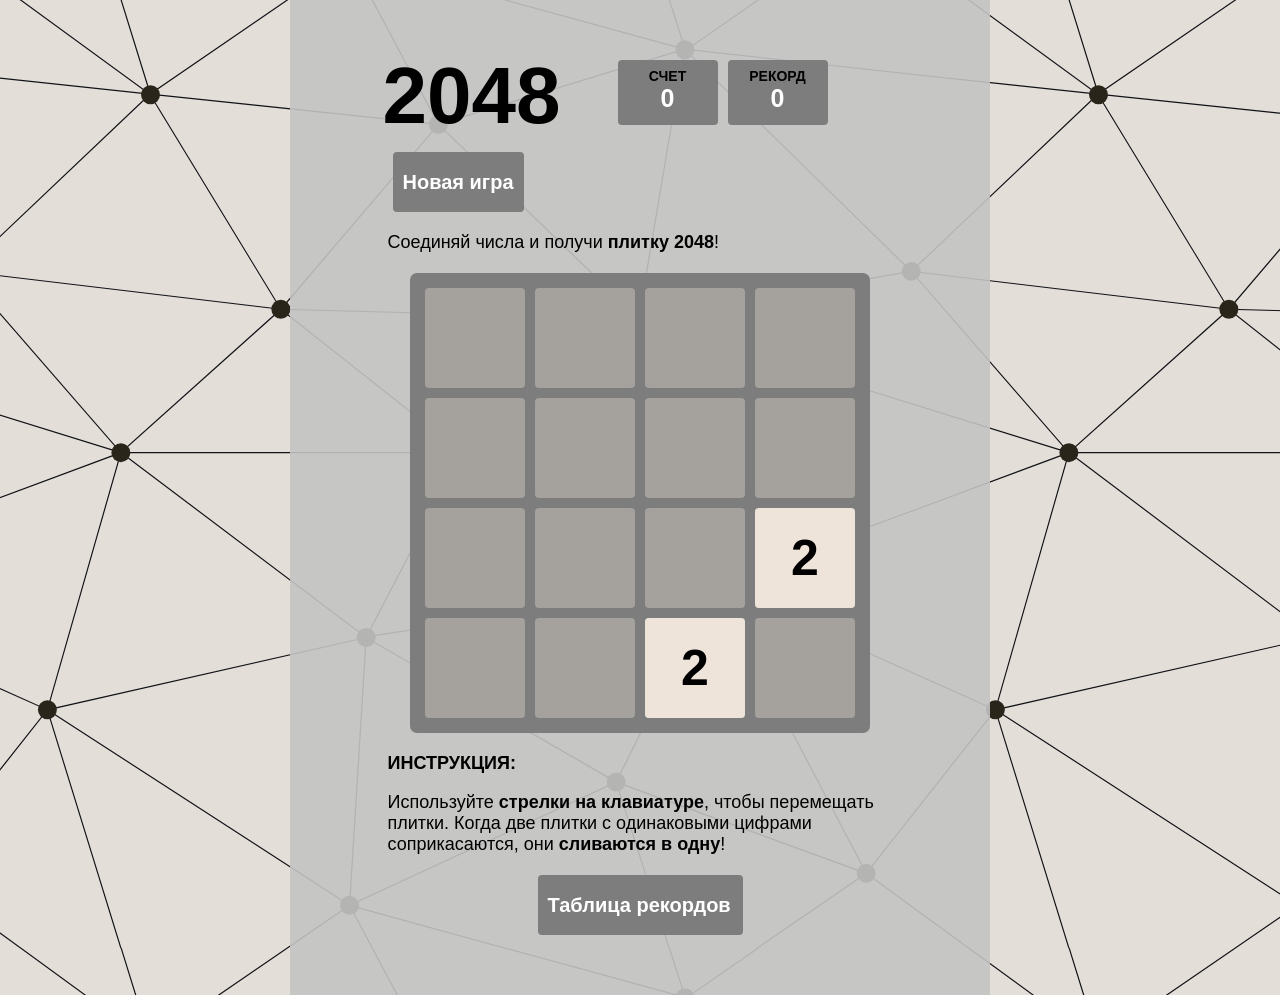
<file: index.html>
<!DOCTYPE html>
<html lang="en">
<head>
    <meta charset="UTF-8">
    <link rel="stylesheet" href="CSS/Style_and_media.css">
    <link rel="icon" href="Icon/Icon.ico">
    <script type="text/javascript" src="Script/Jquery-3.6.3.min.js"></script>
    <meta name="viewport" content="width=device-width, height=device-height, target-densitydpi=device-dpi, initial-scale=1">
    <title>2048</title>
</head>
<body>
<div class="wrapper">
<div class="container">
    <div class="header">
        <div class="title">2048</div>
        <div class="count">0
            <!--<div class="plus_count">0</div>-->
        </div>
        <div class="record">0</div>
    </div>
    <div class="link_wide">
        <div class="version" onclick="changeGame('classic')"><a>Новая игра</a></div>
    </div>
    <div class="link_narrow">
        <div class="menu" onclick="showMenu()">Меню
        <img class="chevron" src="SVG/Downarrow.svg"/>
        </div>
        <div class="versions">
            <div class="version"  onclick="changeGame('classic')"><a>Новая игра</a></div>
        </div>

    </div>
    <div class="note">
        Соединяй числа и получи <span>плитку 2048</span>!
    </div>
    <div class="game_wrapper">

    <div class="game_container">
        <div class="line">
            <div class="cell"></div>
            <div class="cell"></div>
            <div class="cell"></div>
            <div class="cell"></div>
        </div>
        <div class="line">
            <div class="cell"></div>
            <div class="cell"></div>
            <div class="cell"></div>
            <div class="cell"></div>
        </div>
        <div class="line">
            <div class="cell"></div>
            <div class="cell"></div>
            <div class="cell"></div>
            <div class="cell"></div>
        </div>
        <div class="line">
            <div class="cell"></div>
            <div class="cell"></div>
            <div class="cell"></div>
            <div class="cell"></div>
        </div>


    </div>
        <div class="game_over "><div class="text_game_over"></div>
            <div class="anew" onclick="newGame()">Заново</div>
        </div>


    </div>

    <div class="note">
        <span>ИНСТРУКЦИЯ: </span><p>Используйте <span> стрелки на клавиатуре</span>, чтобы перемещать плитки. Когда две плитки с одинаковыми цифрами соприкасаются, они <span> сливаются в одну</span>!</p>
    </div>
    <div class="table_record" onclick="RestoreInfo(StringName1)">Таблица рекордов</div>
</div>
</div>
<script type="text/javascript" src="Script/Jquery-3.6.3.min.js"></script>
<script type="text/javascript" src="Script/Moving.js"></script>
<script type="text/javascript" src="Script/Results.js"></script>
<script type="text/javascript" src="Script/Classic_version.js"></script>
<script type="text/javascript" src="Script/Copy.js"></script>
<script type="text/javascript" src="Script/Counter.js"></script>
<script type="text/javascript" src="Script/Touch_event_classic.js"></script>
<script type="text/javascript" src="Script/Menu.js"></script>
<script type="text/javascript" src="Script/Resize.js"></script>

</body>
</html>
</file>
<file: CSS/Style_and_media.css>
body {
  font: 14px Arial;
  background: url(../SVG/Back_all.svg);
  margin: 0;
}

.wrapper {
  background-color:rgba(196, 196, 196, 0.9);;
  width: 700px;
  margin: auto;
  position: relative;
  padding-bottom: 30px;
}

.container {
  width: 515px;
  margin: auto;
  padding-top: 50px;

}

.link_wide {
  margin: 10px;
  display: block;
  margin-bottom: 20px;
}

.link_narrow {
  width: 100%;
  display: none;
}

.link_narrow .version {
  display: block;
  /*visibility: hidden;*/
  height: 34px;
  width: 100%;
  padding: 5px;
  margin: 1px;
  margin-left: 0;
  line-height: 34px;
}

.link_narrow .versions {
  height: 0;
  -webkit-transition: 0.3s linear;
  -moz-transition: 0.3s linear;
  -ms-transition: 0.3s linear;
  -o-transition: 0.3s linear;
  transition: 0.3s linear;
  overflow: hidden;
}

.count {
  position: relative;
}

.version,
.menu,
.table_record {
  background-color: #7d7d7d;
  color: white;
  font-size: 20px;
  font-weight: bold;
  cursor: pointer;
  height: 40px;
  padding: 5px;
  line-height: 40px;
  position: relative;
}

.menu .chevron {
  position: absolute;
  left: 84%;
  top: 10px;
  width: 25px;
}

.link_wide .version,
.table_record {
  display: inline-block;
  padding: 10px;
  border-radius: 4px;
}

.version:hover,
.table_record:hover {
  background-color: black;
  cursor: pointer;
}

.table_record {
  margin: auto;
  width: 185px;
  display: block;
  margin-bottom: 30px;
}

.version a {
  color: white;
  text-decoration: none;
}

.plus_count {
  position: absolute;
  bottom: 0;
  color: black;

  webkit-animation: move-up 600ms ease-in;
  -moz-animation: move-up 600ms ease-in;
  animation: move-up 600ms ease-in;
  -webkit-animation-fill-mode: both;
  -moz-animation-fill-mode: both;
  animation-fill-mode: both;
}

.header {

  display: flex;
  flex-direction: row;
}

.header .title {
  font-size: 80px;
  font-weight: bold;
  /*display: inline-block;*/
  min-width: 230px;
}

.header .count,
.header .record,
.header .pause {
  margin: 10px 5px;
  text-transform: uppercase;
  font-weight: bold;
  padding: 15px 25px;
  background-color: #7d7d7d;
  text-align: center;
  border-radius: 4px;
  position: relative;
  color: white;
  line-height: 47px;
  font-size: 25px;
  height: 35px;
  min-width: 50px;


}

.header .count::before {
  content: 'Счет';
}

.header .record::before {
  content: 'Рекорд';
}

.header .count::before,
.header .record::before {

  position: absolute;
  width: 100%;
  top: -7px;
  font-size: 14px;
  left: 0;
  text-transform: uppercase;
  color: black;
}

.note {
  margin: 20px 5px;
  font-size: 18px;
}

.note span {
  font-weight: bold;
}

.game_container {
  display: flex;
  flex-direction: column;
  background-color: #7d7d7d;
  border-radius: 7px;
  width: 440px;
  height: 440px;
  margin: 0 auto;
  padding: 10px;
}

.game_wrapper {
  position: relative;
  width: 460px;
  margin: auto;
}

.game_over {
  position: absolute;
  background-color: rgba(238, 228, 218, 0.5);
  font-size: 60px;
  font-weight: bold;
  vertical-align: middle;
  top: 0;
  left: 0;
  width: 440px;
  padding: 10px;
  margin: 0 auto;
  height: 325px;
  padding-top: 125px;
  text-align: center;
  display: none;

  -webkit-animation: fade-in 800ms ease 0ms;
  -o-animation: fade-in 800ms ease 0ms;
  animation: fade-in 800ms ease 0ms;
}

.anew {
  background-color: #7d7d7d;
  color: white;
  font-weight: bold;
  font-size: 18px;
  line-height: 45px;
  text-align: center;
  margin: auto;
  width: 100px;
  height: 45px;
  border-radius: 4px;
  margin-top: 10px;
  cursor: pointer;
}

.line {
  display: flex;
  flex-direction: row;
}

.cell {
  margin: 5px;
  width: 100px;
  height: 100px;
  background-color: rgba(238, 228, 218, 0.35);
  border-radius: 4px;

}

.result {
  font-size: 30px;
  padding-left: 130px;
  padding-top: 7px;
}

.your_result {
  font-size: 30px;
}

.result_container {
  position: absolute;
  top: 0px;
  left: 0px;
  width: 100%;
  height: 455px;
  /*text-align: center;*/
  color: white;
  padding-top: 10px;
  font-size: 25px;
  font-weight: bold;
  background-color: rgb(125,125,125, 0.9);
  animation: showResult 0.4s ease-in-out;
  border-radius: 4px;

}

.title_result {
  font-size: 30px;
  padding-left: 100px;


}

.close {
  position: absolute;
  width: 22px;
  left: 420px;
  top: 16px;
}

.close:hover {
  cursor: pointer;
}

.hide_result {
  position: absolute;
  top: -820px;
  width: 100%;
  height: 455px;
  color: white;
  padding-top: 10px;
  font-size: 25px;
  font-weight: bold;
  background-color: rgb(125,125,125, 0.9);
  animation: move_up_result 0.4s ease-in-out;
  border-radius: 4px;
}

@keyframes showResult {
  0% {
    top: -500px;
  }

  100% {
    top: 0px;
  }
}

@keyframes move_up_result {
  0% {
    top: 0px;
  }

  100% {
    top: -800px;
    display: none;
  }
}

.elem {
  width: 100px;
  height: 100px;

  border-radius: 4px;
  position: absolute;
  text-align: center;
  font-size: 50px;
  font-weight: bold;
  line-height: 100px;
}

.elem_2,
.elem_4,
.elem_8,
.elem_16,
.elem_32,
.elem_64,
.elem_128,
.elem_256,
.elem_512,
.elem_1024,
.elem_2048 {
  transition: 0.2s;
  /*-webkit-animation: pop 150ms ease 50ms;*/
  /*-moz-animation: pop 150ms ease 50ms;*/
  /*animation: pop 150ms ease 50ms;*/
  /*-webkit-animation-fill-mode: backwards;*/
  /*-moz-animation-fill-mode: backwards;*/
  /*animation-fill-mode: backwards;*/
}

.new_elem {
  display: none;
  /*visibility: hidden;*/
  animation-name: my-opacity-transform;
  -webkit-animation-name: my-opacity-transform;
  -webkit-animation-duration: 0.2s;
  animation-timing-function: ease-in-out;
  -webkit-animation-timing-function: ease-in-out;
  /*!*animation-delay: 1ms;*!*/
  /*-webkit-animation-delay: 1ms;*/
  display: block;
  /*visibility: visible !important;*/
}

.elem_2 {

  background-color: #eee4da;
}

.elem_4 {
  background-color: #ede0c8;
}

.elem_8 {
  color: white;
  background-color: #9A673D;

}

.elem_16 {
  color: #f9f6f2;
  background: #7B3A04;
}

.elem_32 {
  color: #f9f6f2;
  background: #9A3D3D;
}

.elem_64 {
  color: #f9f6f2;
  background: #7B0404;
}

.elem_128 {
  color: #f9f6f2;
  background: #F7E070;
  box-shadow: 0 0 30px 10px rgba(243, 215, 116, 0.2381), inset 0 0 0 1px rgba(255, 255, 255, 0.14286);
}

.elem_256 {
  color: #f9f6f2;
  background: #F6F662;
  box-shadow: 0 0 30px 10px rgba(243, 215, 116, 0.31746), inset 0 0 0 1px rgba(255, 255, 255, 0.19048);
  font-size: 45px;
}

.elem_512 {
  color: #f9f6f2;
  background:#9A9A3D	;
  box-shadow: 0 0 30px 10px rgba(243, 215, 116, 0.39683), inset 0 0 0 1px rgba(255, 255, 255, 0.2381);
}

.elem_1024 {
  color: #f9f6f2;
  background: #7B7B04;
  box-shadow: 0 0 30px 10px rgba(243, 215, 116, 0.47619), inset 0 0 0 1px rgba(255, 255, 255, 0.28571);
}

.elem_2048 {
  color: #f9f6f2;
  background: #4B4B00;
  box-shadow: 0 0 30px 10px rgba(243, 215, 116, 0.55556), inset 0 0 0 1px rgba(255, 255, 255, 0.33333);
}

@keyframes fade-in {
  0% {
    opacity: 0;
  }

  100% {
    opacity: 1;
  }
}

@keyframes pop {
  0% {
    -webkit-transform: scale(0);
    -moz-transform: scale(0);
    transform: scale(0);
  }

  50% {
    -webkit-transform: scale(1.05);
    -moz-transform: scale(1.05);
    transform: scale(1.05);
  }

  100% {
    -webkit-transform: scale(1);
    -moz-transform: scale(1);
    transform: scale(1);
  }
}


@keyframes move-up {
  100% {
    bottom: 50px;
    opacity: 0;
  }

}

@keyframes my-opacity-transform {
  0% {
    transform: scale(0);
    opacity: 0
  }

  10% {
    transform: scale(0.1);
    opacity: .1
  }

  20% {
    transform: scale(0.2);
    opacity: .2
  }

  30% {
    transform: scale(0.3);
    opacity: .3
  }

  40% {
    transform: scale(0.4);
    opacity: .4
  }

  50% {
    transform: scale(0.5);
    opacity: .5
  }

  60% {
    transform: scale(0.6);
    opacity: .6
  }

  70% {
    transform: scale(0.7);
    opacity: .7
  }

  80% {
    transform: scale(0.8);
    opacity: .8
  }

  90% {
    transform: scale(0.9);
    opacity: .9
  }

  100% {
    transform: scale(1);
    opacity: 1
  }
}

@-webkit-keyframes my-opacity-transform {
  0% {
    transform: scale(0);
    opacity: 0
  }

  10% {
    transform: scale(0.1);
    opacity: .1
  }

  20% {
    transform: scale(0.2);
    opacity: .2
  }

  30% {
    transform: scale(0.3);
    opacity: .3
  }

  40% {
    transform: scale(0.4);
    opacity: .4
  }

  50% {
    transform: scale(0.5);
    opacity: .5
  }

  60% {
    transform: scale(0.6);
    opacity: .6
  }

  70% {
    transform: scale(0.7);
    opacity: .7
  }

  80% {
    transform: scale(0.8);
    opacity: .8
  }

  90% {
    transform: scale(0.9);
    opacity: .9
  }

  100% {
    transform: scale(1);
    opacity: 1
  }
}

@media only screen and (max-width: 800px) {
  .wrapper {
    width: 580px;
  }

  .container {
    width: 400px;
  }

  .game_wrapper {
    width: 360px;
  }

  .game_container {
    width: 340px;
    height: 340px;

  }

  .first_line {
    height: 85px;
  }

  .cell {
    width: 75px;
    height: 75px;
  }

  .elem {
    width: 75px;
    height: 75px;
    line-height: 75px;
    font-size: 40px;
  }

  .elem_128,
  .elem_256,
  .elem_512 {
    font-size: 35px;
  }

  .elem_1024,
  .elem_2048 {
    font-size: 30px;
  }

  .game_over {
    width: 340px;
    height: 240px;
    font-size: 50px;
    padding-top: 110px;
  }

  .your_result {
    font-size: 40px;
  }

  .link_wide {
    display: none;
  }

  .link_narrow {
    display: block;
  }


  .result_container {

    height: 370px;
    padding-top: 10px;

  }


  .title_result {
    font-size: 25px;
    margin-bottom: 5px;
    text-align: center;
    padding-left: 0;
  }

  .result {
    font-size: 22px;
    padding-top: 5px;
  }

  .close {
    left: 325px;
    top: 7px;
  }

  .hide_result {

    height: 370px;
    padding-top: 10px;
  }


  .your_result {
    font-size: 30px;
  }
}

@media only screen and (max-width: 600px) {
  .wrapper {
    width: 100%;
  }

  .container {
    width: 90%;
  }

  .elem_128,
  .elem_256,
  .elem_512 {
    font-size: 30px;
  }

  .elem_1024,
  .elem_2048 {
    font-size: 25px;
  }

  .game_over {
    /*width: 240px;*/
    height: 300px;
    font-size: 35px;
    padding-top: 50px;
  }

  .your_result {
    font-size: 30px;
  }

  .header .count,
  .header .record {
    padding: 8px 14px;
    line-height: 45px;
    font-size: 25px;
    min-width: 50px;
    height: 35px;
  }

  .pause img {
    width: 25px;
  }

  .header .count::before,
  .header .record::before {
    top: -10px;
    font-size: 11px;
  }

  .header .title {
    font-size: 65px;
    min-width: 155px;
  }


  .result_container {

    height: 355px;
    padding-top: 10px;
  }


  .title_result {
    /*font-size: 19px;*/
    margin: 0;
    text-align: center;
    padding-left: 0;
  }

  .result {
    /*font-size: 16px;*/
    padding-top: 5px;
    padding-left: 105px;
  }

  .hide_result {

    height: 355px;
    padding-top: 10px;
  }


  .text_game_over {
    padding-top: 90px;
  }
}

@media all and (min-width: 5000px) {
  .table_record {
    width: 240px;
  }

  .link_wide {
    width: 555px;
  }
}

@media screen and (max-width:420px) {
  .wrapper {
    width: 100%;
  }

  .container {
    width: 100%;
    padding-top: 10px;
  }

  .game_wrapper {
    width: 100%;
  }

  .game_container {
    width: 68vw;
    height: 68vw;
    font-size: 30px;
  }

  .your_result {
    font-size: 25px;
  }

  .first_line {
    height: 18vw;
  }

  .cell {
    width: 16vw;
    height: 16vw;
    margin: 2px;
  }

  .elem {
    width: 16vw;
    height: 16vw;
    line-height: 16vw;
    font-size: 30px;
  }

  .header .count,
  .header .record {
    padding: 8px 14px;
    line-height: 45px;
    font-size: 20px;
    min-width: 50px;
    height: 35px;
  }

  .header .count::before,
  .header .record::before {
    top: -10px;
    font-size: 11px;
  }

  .header .title {
    font-size: 60px;
    min-width: 45%;
  }

  .pause img {
    width: 25px;
  }

  .result_container {

    height: 74vw;
    padding-top: 10px;
  }

  .close {
    left: 84vw;
    top: 4px
  }

  .hide_result {
    height: 74vw;
    padding-top: 10px;
  }

  .container_for_touches {
    width: 100%;
    height: 330px;
    left: 0;
  }

  .text_game_over {
    padding-top: 60px;
  }

  .game_over {
    width: 69vw;
    height: 64vw;
    left: 50%;
    transform: translateX(-50%);
    padding-top: 25px;
  }

  .result {
    font-size: 16px;
  }

  .title_result {
    font-size: 20px;
  }
}

@media screen and (max-width:350px) {

  .header .title {
    font-size: 60px;
    min-width: 30%;
  }
}

@media screen and (max-width:340px) {
  .header {
    display: block
  }

  .header .title {

    margin-left: 10px;
  }

  .header .count,
  .header .record,
  .header .pause {
    width: 30px;
    display: inline-block;
    margin-top: 0px;
  }

  .pause {
    line-height: 42px;
  }

  .elem {
    font-size: 25px;
  }

  .elem_128,
  .elem_256,
  .elem_512 {
    font-size: 22px;
  }

  .elem_1024,
  .elem_2048 {
    font-size: 20px;
  }

  .game_over {
    height: 72vw;
    padding-top: 0;
    font-size: 30px;
  }

  .your_result {
    font-size: 20px;
  }

}

@media only screen and (max-width: 360px) {

  .result_container {
    height: 273px;
  }
}
</file>
